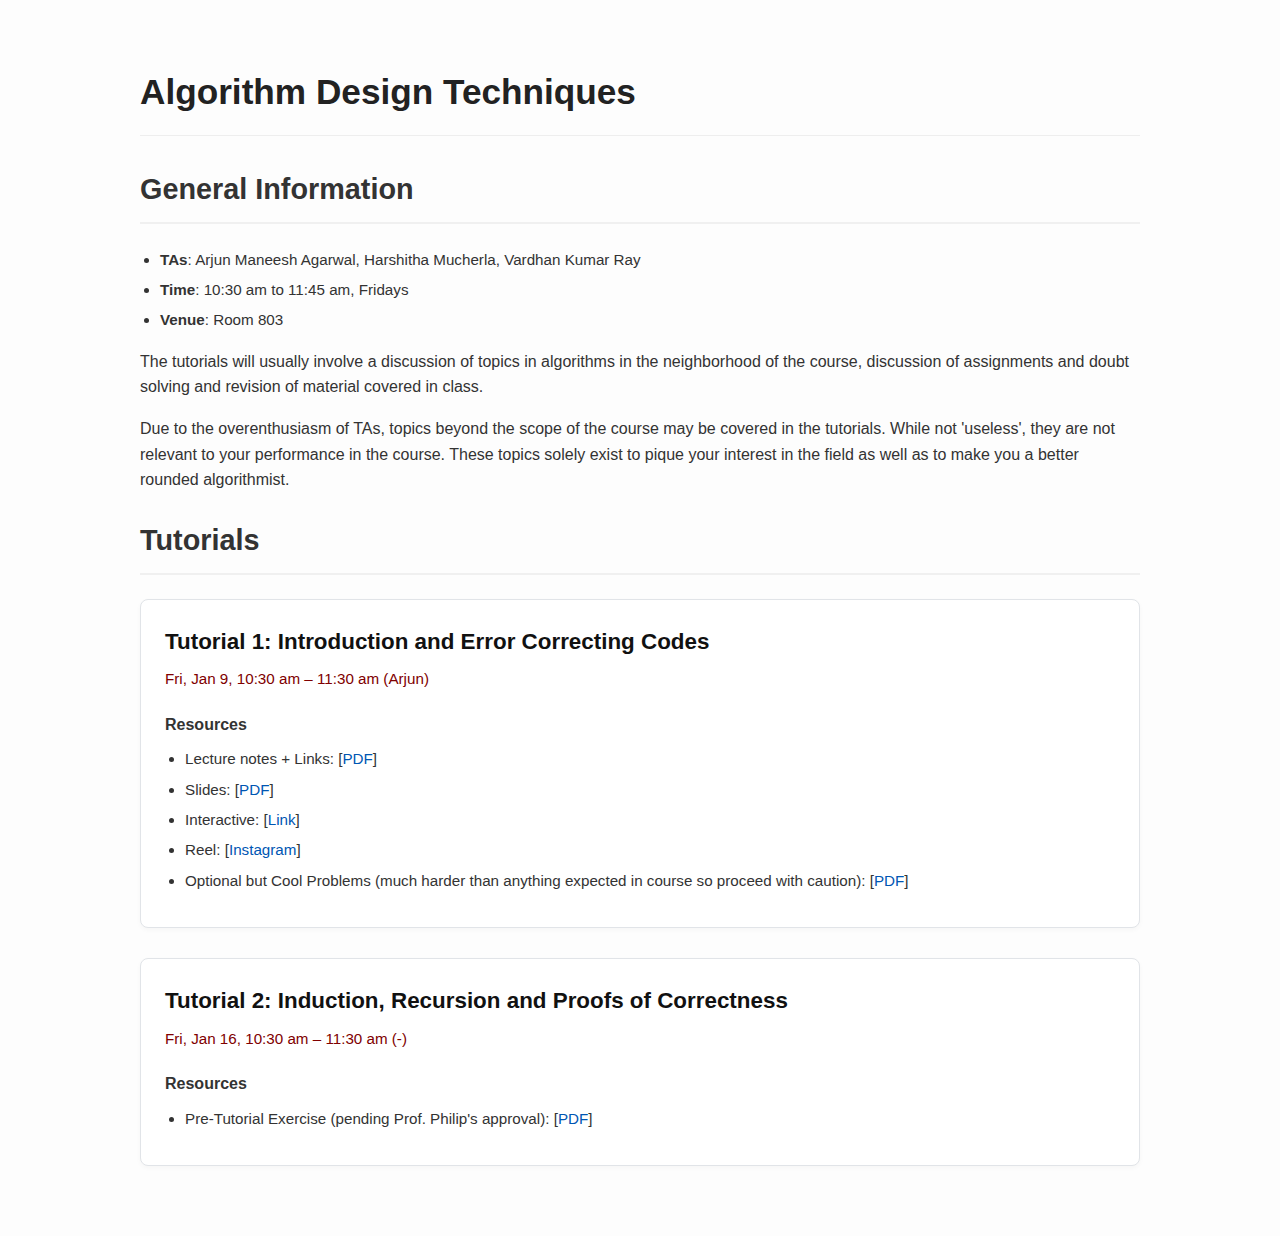
<file: index.html>
<!DOCTYPE html>
<html lang="en">
<head>
    <meta charset="UTF-8">
    <meta name="viewport" content="width=device-width, initial-scale=1.0">
    <title>Tutorials | ADT</title>
    <link rel="stylesheet" href="style.css">
</head>
<body>

<div class="container">
    <header>
        <h1 id="course-title">Course loading...</h1>
    </header>

    <main>
        <h2>
            General Information
        </h2>
        <ul>
            <li><b>TAs</b>: Arjun Maneesh Agarwal, Harshitha Mucherla, Vardhan Kumar Ray</li>
            <li><b>Time</b>: 10:30 am to 11:45 am, Fridays</li>
            <li><b>Venue</b>: Room 803</li>
        </ul>
        <p>
            The tutorials will usually involve a discussion of topics in algorithms in the neighborhood of the course, discussion of assignments and doubt solving and revision of material covered in class.
        </p>
        <p>
            Due to the overenthusiasm of TAs, topics beyond the scope of the course may be covered in the tutorials. While not 'useless', they are not relevant to your performance in the course. These topics solely exist to pique your interest in the field as well as to make you a better rounded algorithmist.
        </p>
        <h2>Tutorials</h2>
        <div id="lecture-list"></div>
    </main>
</div>

<script>
    async function loadLectures() {
        try {
            const response = await fetch('data.json');
            const data = await response.json();
            
            document.getElementById('course-title').textContent = data.courseTitle;
            const list = document.getElementById('lecture-list');

            data.lectures.forEach(lec => {
                const resourceItems = lec.resources.map(res => 
                    `<li>${res.name}: [<a href="${res.link}">${res.label}</a>]</li>`
                ).join('');

                const html = `
                    <div class="lecture-card">
                        <div class="lecture-title">Tutorial ${lec.id}: ${lec.title}</div>
                        <div class="meta">${lec.date} (${lec.TA})</div>
                        
                        <span class="section-label">Resources</span>
                        <ul>${resourceItems}</ul>
                    </div>
                `;
                list.innerHTML += html;
            });
        } catch (e) {
            console.error("Error loading JSON. Ensure you are using a local server!", e);
        }
    }

    loadLectures();
</script>

</body>
</html>
</file>
<file: style.css>
body {
    font-family: -apple-system, BlinkMacSystemFont, "Segoe UI", Roboto, Arial, sans-serif;
    background-color: #fdfdfd;
    color: #333;
    line-height: 1.6;
    margin: 0;
    display: flex;
    justify-content: center;
}

.container {
    width: 90%;
    max-width: 1000px; /* Limits width on huge screens for readability */
    padding: 40px 20px;
}

header {
    border-bottom: 1px solid #eee;
    margin-bottom: 30px;
    padding-bottom: 10px;
}

h1 { font-size: 2.2rem; color: #222; margin-bottom: 5px; }
h2 { font-size: 1.8rem; border-bottom: 2px solid #f0f0f0; padding-bottom: 10px; }

.lecture-card {
    background: #ffffff;
    border: 1px solid #e1e4e8;
    border-radius: 8px;
    padding: 24px;
    margin-bottom: 30px;
    box-shadow: 0 2px 5px rgba(0,0,0,0.03);
}

.lecture-title { font-size: 1.4rem; font-weight: bold; margin: 0; color: #111; }

.meta { color: #800000; font-weight: 500; margin: 8px 0 20px 0; font-size: 0.95rem; }

.section-label { font-weight: bold; margin-top: 15px; display: block; }

ul { list-style: disc; padding-left: 20px; margin: 10px 0; }

li { margin: 6px 0; font-size: 0.95rem; }

a { color: #0056b3; text-decoration: none; font-weight: 500; }
a:hover { text-decoration: underline; }

.code-link { font-family: monospace; background: #f4f4f4; padding: 2px 4px; border-radius: 3px; }
</file>
